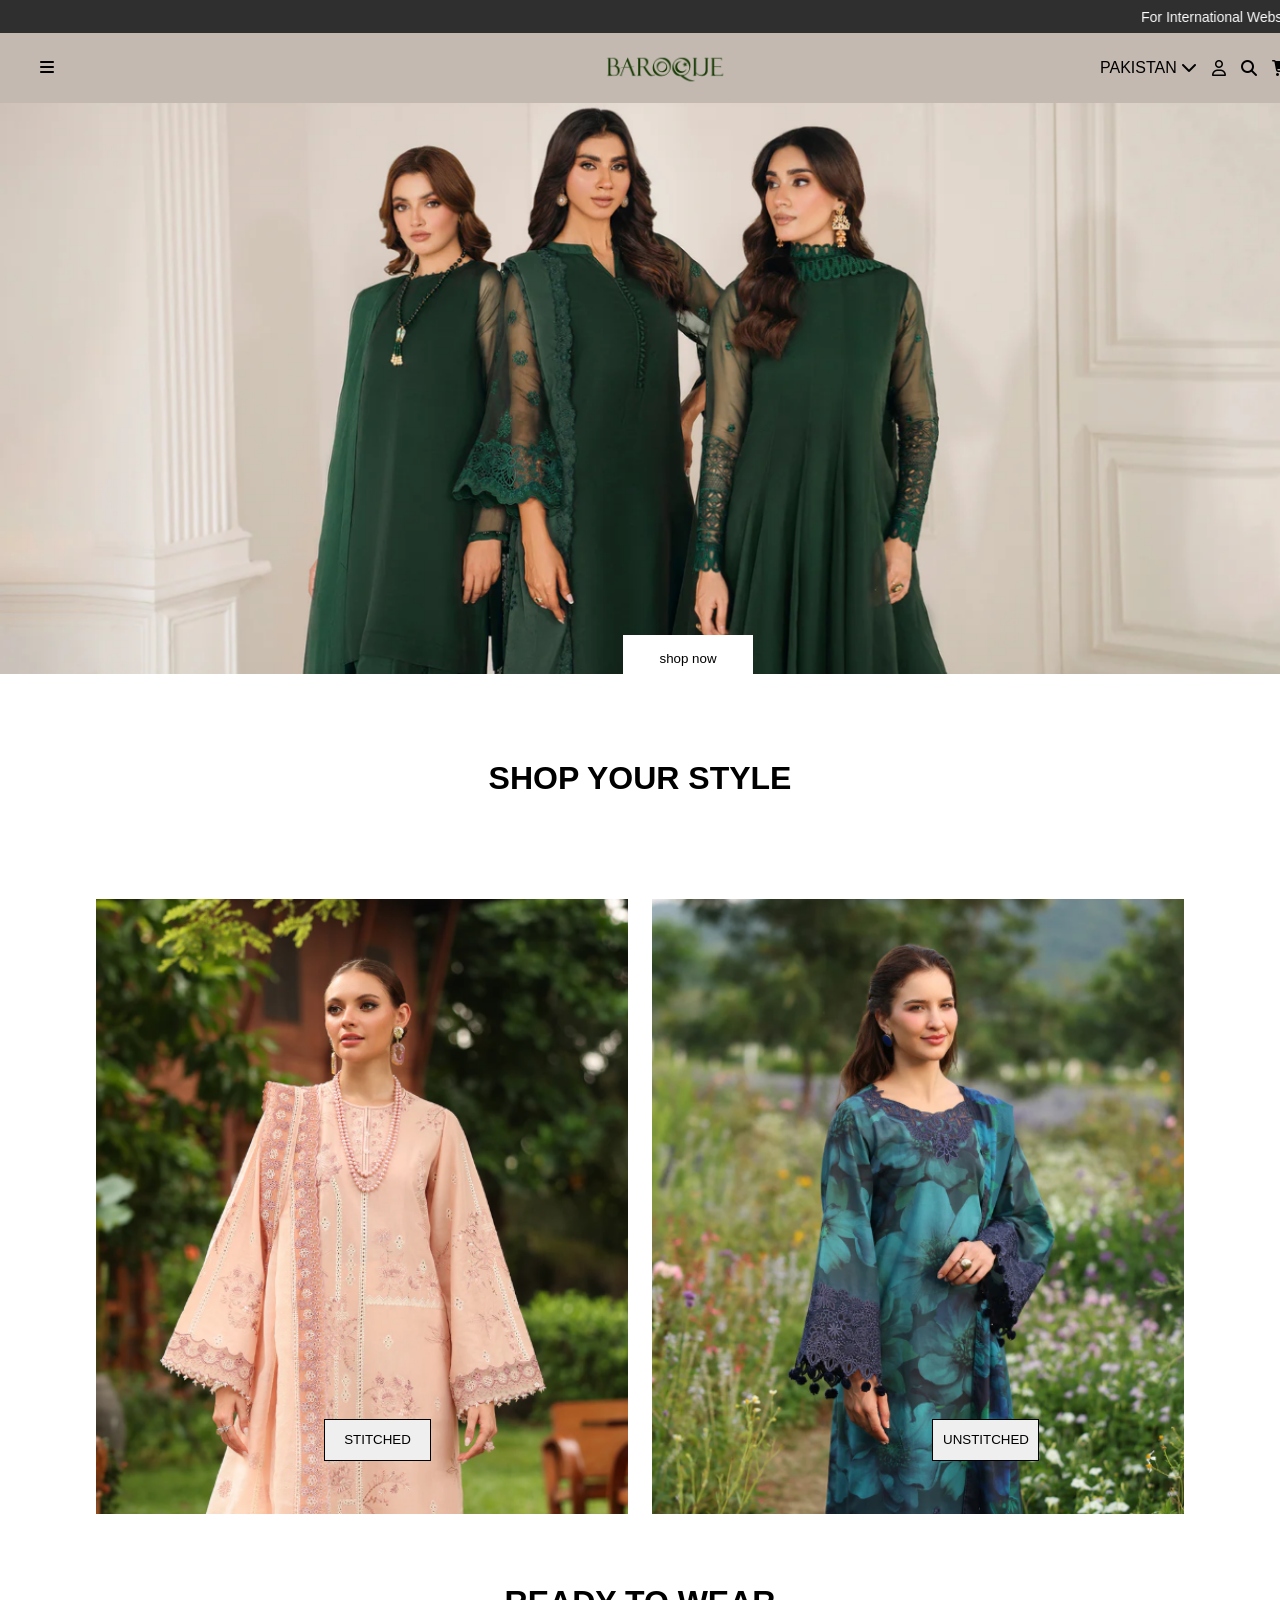
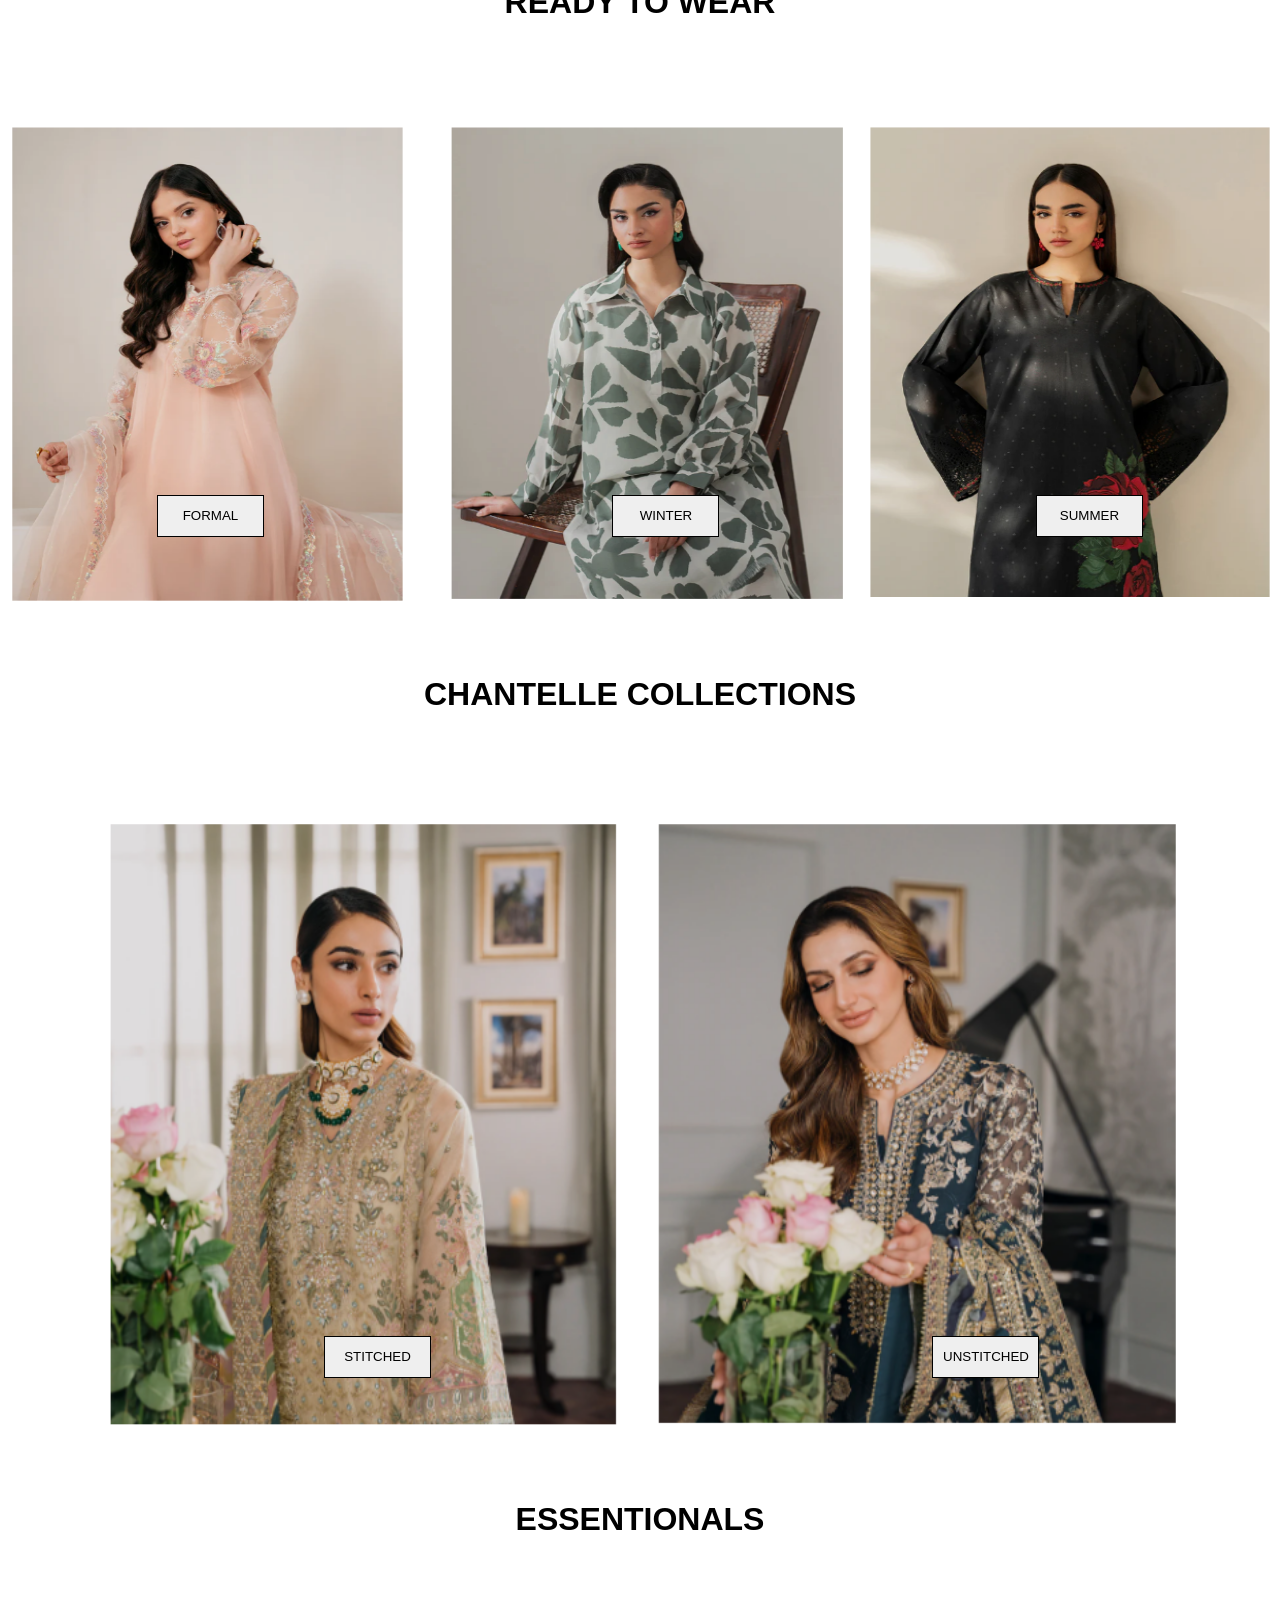
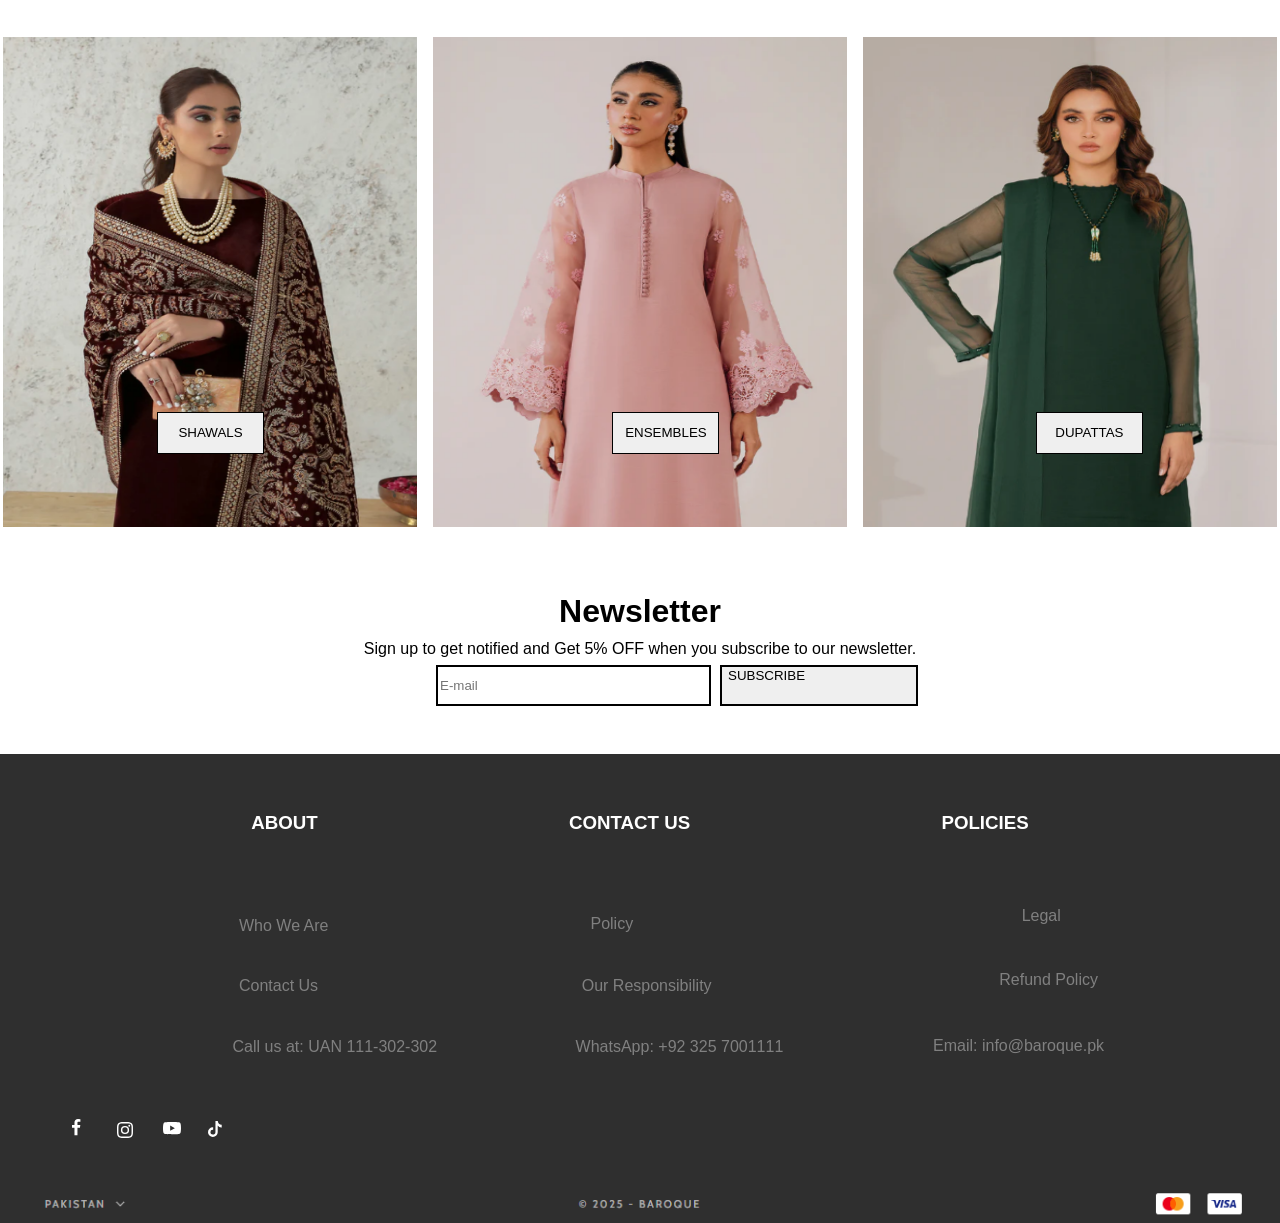
<file: index.html>
<!DOCTYPE html>
<html lang="en">
<head>
    <meta charset="UTF-8">
    <meta name="viewport" content="width=device-width, initial-scale=1.0">
    <title>BAROQUE</title>

  
    <link rel="icon" href="img/b.PNG" type="image/png">

    
    <link rel="stylesheet" href="baroque.css">



    <link rel="stylesheet" href="https://cdnjs.cloudflare.com/ajax/libs/font-awesome/6.4.0/css/all.min.css">
</head>
<body>


<marquee behavior="scroll" direction="left" id="marquee">
    For International Website Visit www.BAROQUE.com.pk &nbsp;&nbsp;&nbsp; Call Us At: 111-302-302 
    &nbsp;&nbsp;&nbsp; For International Website Visit www.BAROQUE.com.pk &nbsp;&nbsp;&nbsp; Call Us At: 111-302-302
</marquee>


<div class="navbar">
    <div class="menu-icon"><i class="fas fa-bars"></i></div>
    <div class="logo"><img id="move" src="img/bar.PNG" alt="BAROQUE Logo"></div>
    <div class="right-icons">
        <div class="country">PAKISTAN <i class="fas fa-chevron-down"></i></div>
        <i class="far fa-user icon"></i>
        <i class="fas fa-search icon"></i>
        <i class="fas fa-shopping-cart icon"></i>
        <i class="far fa-heart icon"></i>
    </div>
</div>


<div class="container">
    <div id="primary">
        <img src="img/ex.PNG" alt="">
    </div>
    <a href="index.html"><button id="btn">shop now</button></a>
</div>
<h1 id="moye">SHOP YOUR STYLE</h1>
<a href="bar.html" id="more"><button id="bn">STITCHED</button></a>
      <a href="bar.html" id="moe"><button id="bnt">UNSTITCHED</button></a>
<main id="contact">
   
    <div class="equal">
        
        <a href="bar.html"><img class="width" src="img/ne.PNG" alt=""></a>
       
    </div>
    
<div class="equal">

        <a href="bar.html"><img class="width" src="img/new.PNG" alt=""></a>
    </div>
</main>

<h1 id="moye">READY TO WEAR</h1>
<a href="bar.html" id="moree"><button id="bn">FORMAL</button></a>
      <a href="bar.html" id="moee"><button id="bn">WINTER</button></a>
       <a href="bar.html" id="moet"><button id="bn">SUMMER</button></a>
<main id="contactbox">
    <div class="equal">
        <a href="bar.html"><img class="widt" src="img/b.4.PNG" alt=""></a>
    </div>
<div class="equal">
        <a href="bar.html"><img class="widt" src="img/b.5.PNG" alt=""></a>
    </div>
    <div class="equal">
        <a href="bar.html"><img class="widt" src="img/b3.PNG" alt=""></a>
    </div>
</main>
<h1 id="moye">CHANTELLE COLLECTIONS</h1>
<a href="bar.html" id="more"><button id="bn">STITCHED</button></a>
      <a href="bar.html" id="moe"><button id="bnt">UNSTITCHED</button></a>
<main id="contactx">
    <div class="equal">
        <a href="bar.html"><img class="width" src="img/b.6.PNG" alt=""></a>
    </div>
<div class="equal">
        <a href="bar.html"><img class="width" src="img/b.7.PNG" alt=""></a>
    </div>
</main>
<h1 id="moye">ESSENTIONALS</h1>
<a href="bar.html" id="moree"><button id="bn">SHAWALS</button></a>
      <a href="bar.html" id="moee"><button id="bn">ENSEMBLES</button></a>
       <a href="bar.html" id="moet"><button id="bn">DUPATTAS</button></a>
<main id="contactbo">
    <div class="equal">
        <a href="bar.html"><img class="widt" src="img/sh.PNG" alt=""></a>
    </div>
<div class="equal">
        <a href="bar.html"><img class="widt
            " src="img/n.PNG" alt=""></a>
    </div>
    <div class="equal">
        <a href="bar.html"><img class="widt" src="img/am.PNG" alt=""></a>
    </div>
   
</main>
 <h1 id="moye">Newsletter</h1>
<p id="m">Sign up to get notified and Get 5% OFF when you subscribe to our newsletter.</p>
<input type="text" name="email" id="email"placeholder="E-mail">

<button id="sub">SUBSCRIBE</button>


<footer>
    <div id="set">
        <h3>ABOUT</h3>
        <h3>CONTACT US</h3>
        <h3>POLICIES</h3>
    </div>
<div id="asa" >
    <a href="https://baroque.pk/pages/who-we-are" id="are">Who We Are</a>
    <a href="https://baroque.pk/pages/contact-us" id="con">Contact Us</a>
    <a href="https://baroque.pk/pages/who-we-are" id="call">Call us at: UAN 111-302-302</a>
    <a href="https://baroque.pk/policies/refund-policy"id="what">WhatsApp: +92 325 7001111</a>
    <a href="https://baroque.pk/pages/contact-us"id="our">Our Responsibility</a>
    <a href="https://baroque.pk/policies/refund-policy"id="emaila">Email: info@baroque.pk</a>
   <a href="https://baroque.pk/pages/who-we-are" id="stoe"> Policy</a>
   <a href="https://baroque.pk/pages/who-we-are" id="change">Legal</a>
    <a href="https://baroque.pk/pages/who-we-are" id="store">Refund Policy</a>
    
</div>

<div id="pics">
    <a href="https://www.facebook.com/baroquepk"><img src="img/face.PNG" alt=""></a>
    <a href="https://www.instagram.com/baroque_official/"><img src="img/insta.PNG" alt=""></a>
    <a href="https://www.youtube.com/@baroque_fashion"><img src="img/youtub.PNG" alt=""></a>
    <a href="https://www.tiktok.com/@baroque_fashion"><img src="img/tiktok.PNG" alt=""></a>

</div>
<img  id="no"src="img/use.PNG" alt="">
</footer>



</body>
</html>
</file>
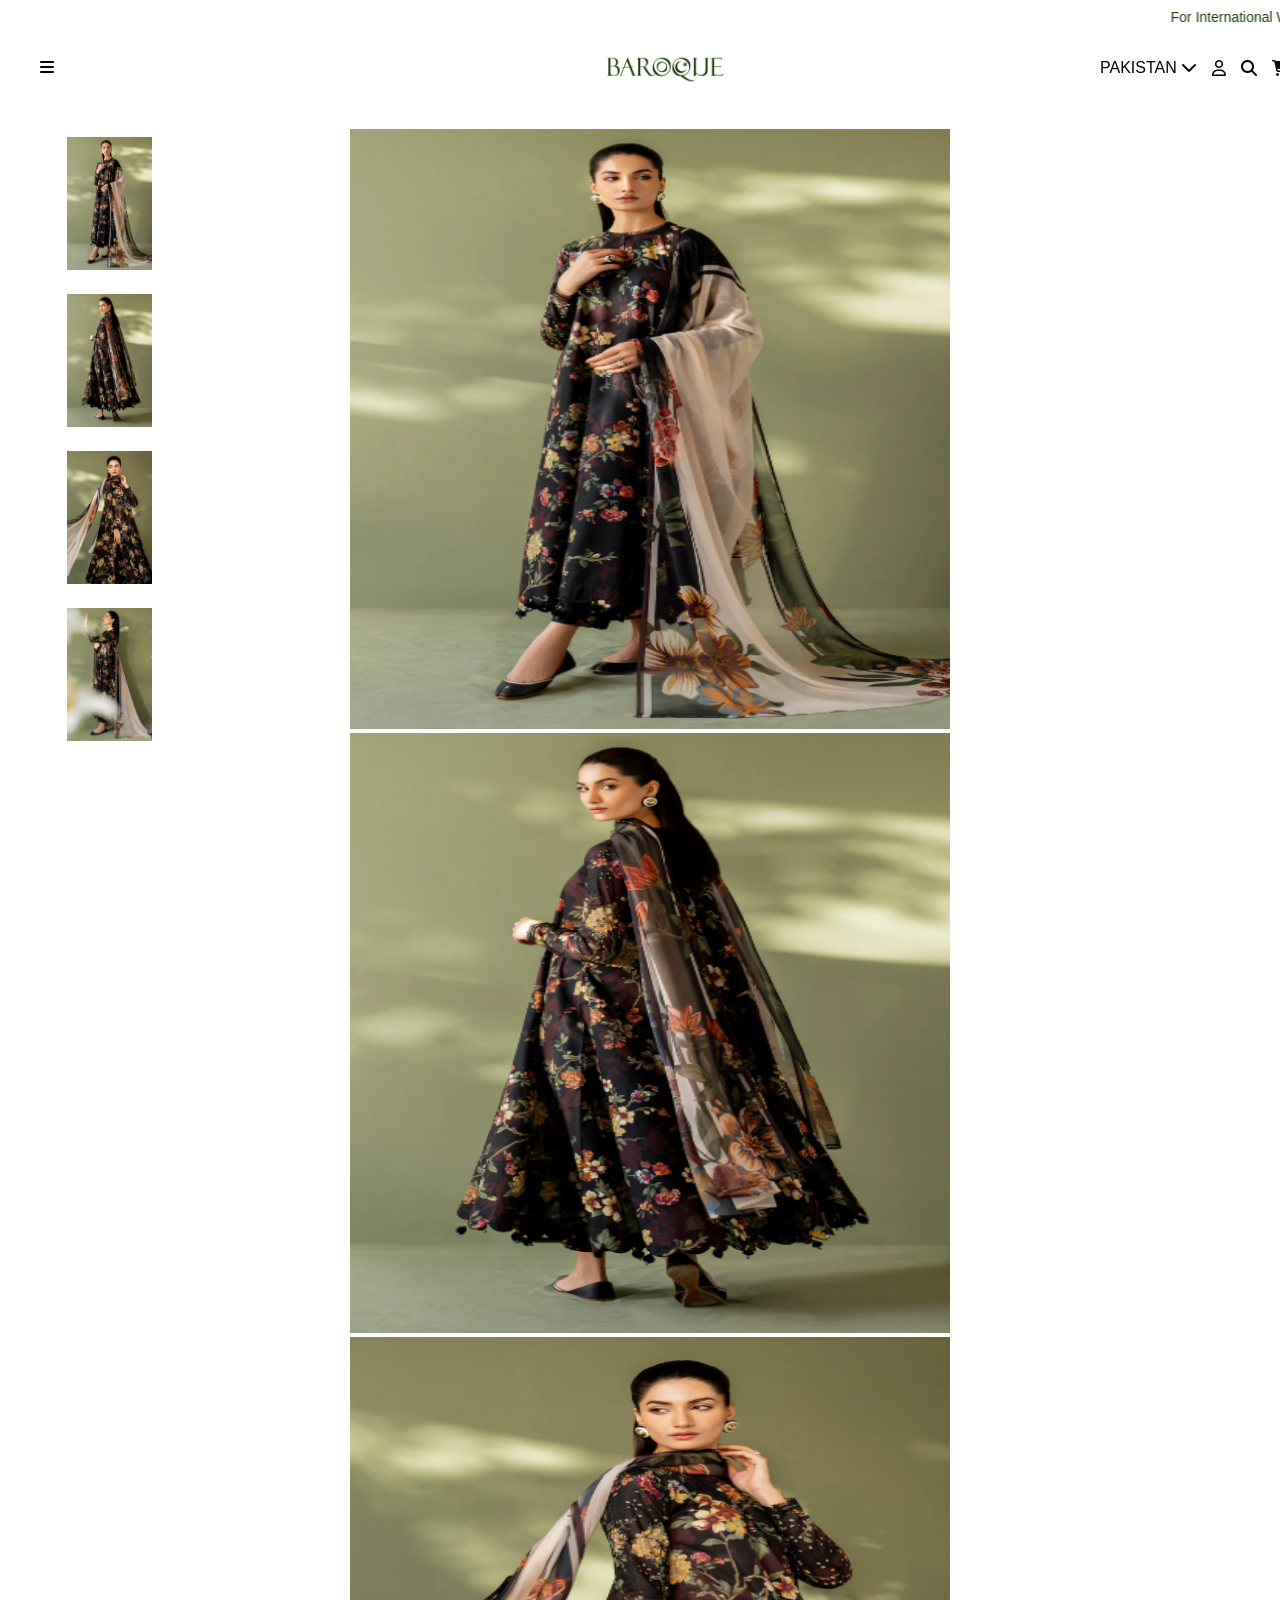
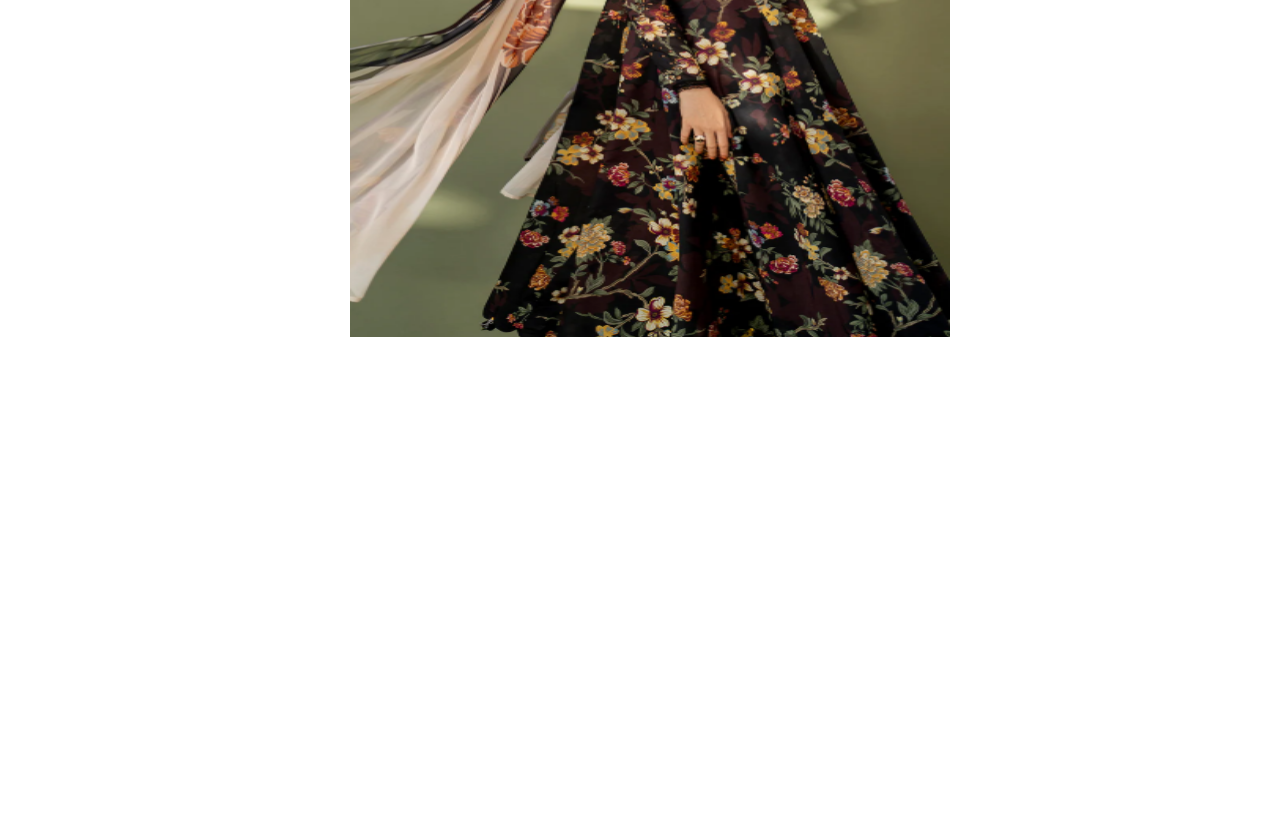
<file: b4.html>
<!DOCTYPE html>
<html lang="en">
<head>
    <meta charset="UTF-8">
    <meta name="viewport" content="width=device-width, initial-scale=1.0">
    <title>BAROQUE</title>

    <link rel="icon" href="img/b.PNG" type="image/png">
    <link rel="stylesheet" href="b4.css">

    <link rel="stylesheet" href="https://cdnjs.cloudflare.com/ajax/libs/font-awesome/6.4.0/css/all.min.css">
</head>
<body>

<marquee behavior="scroll" direction="left" id="marquee">
    For International Website Visit www.BAROQUE.com.pk &nbsp;&nbsp;&nbsp; Call Us At: 111-302-302 
    &nbsp;&nbsp;&nbsp; For International Website Visit www.BAROQUE.com.pk &nbsp;&nbsp;&nbsp; Call Us At: 111-302-302
</marquee>

<div class="navbar">
    <div class="menu-icon"><i class="fas fa-bars"></i></div>
    <div class="logo"><img id="move" src="img/bar.PNG" alt="BAROQUE Logo"></div>
    <div class="right-icons">
        <div class="country">PAKISTAN <i class="fas fa-chevron-down"></i></div>
        <i class="far fa-user icon"></i>
        <i class="fas fa-search icon"></i>
        <i class="fas fa-shopping-cart icon"></i>
        <i class="far fa-heart icon"></i>
    </div>
</div>

<div id="ims">
    <a href="b3.html"><img src="img/zz.PNG" alt="" class="class"></a>
    <a href="b3.html"><img src="img/zzz.PNG" alt="" class="class"></a>
    <a href="b3.html"><img src="img/zzzz.PNG" alt="" class="class"></a>
    <a href="b3.html"><img src="img/zzzzz.PNG" alt="" class="class"></a>
</div>

<div id="imgs">
    <div><a href="b3.html"><img src="img/zz.PNG" alt="" class="classs"></a></div>
    <div><a href="b3.html"><img src="img/zzz.PNG" alt="" class="classs"></a></div>
    <div><a href="b3.html"><img src="img/zzzz.PNG" alt="" class="classs"></a></div>
</div>

</body>
</html>
</file>
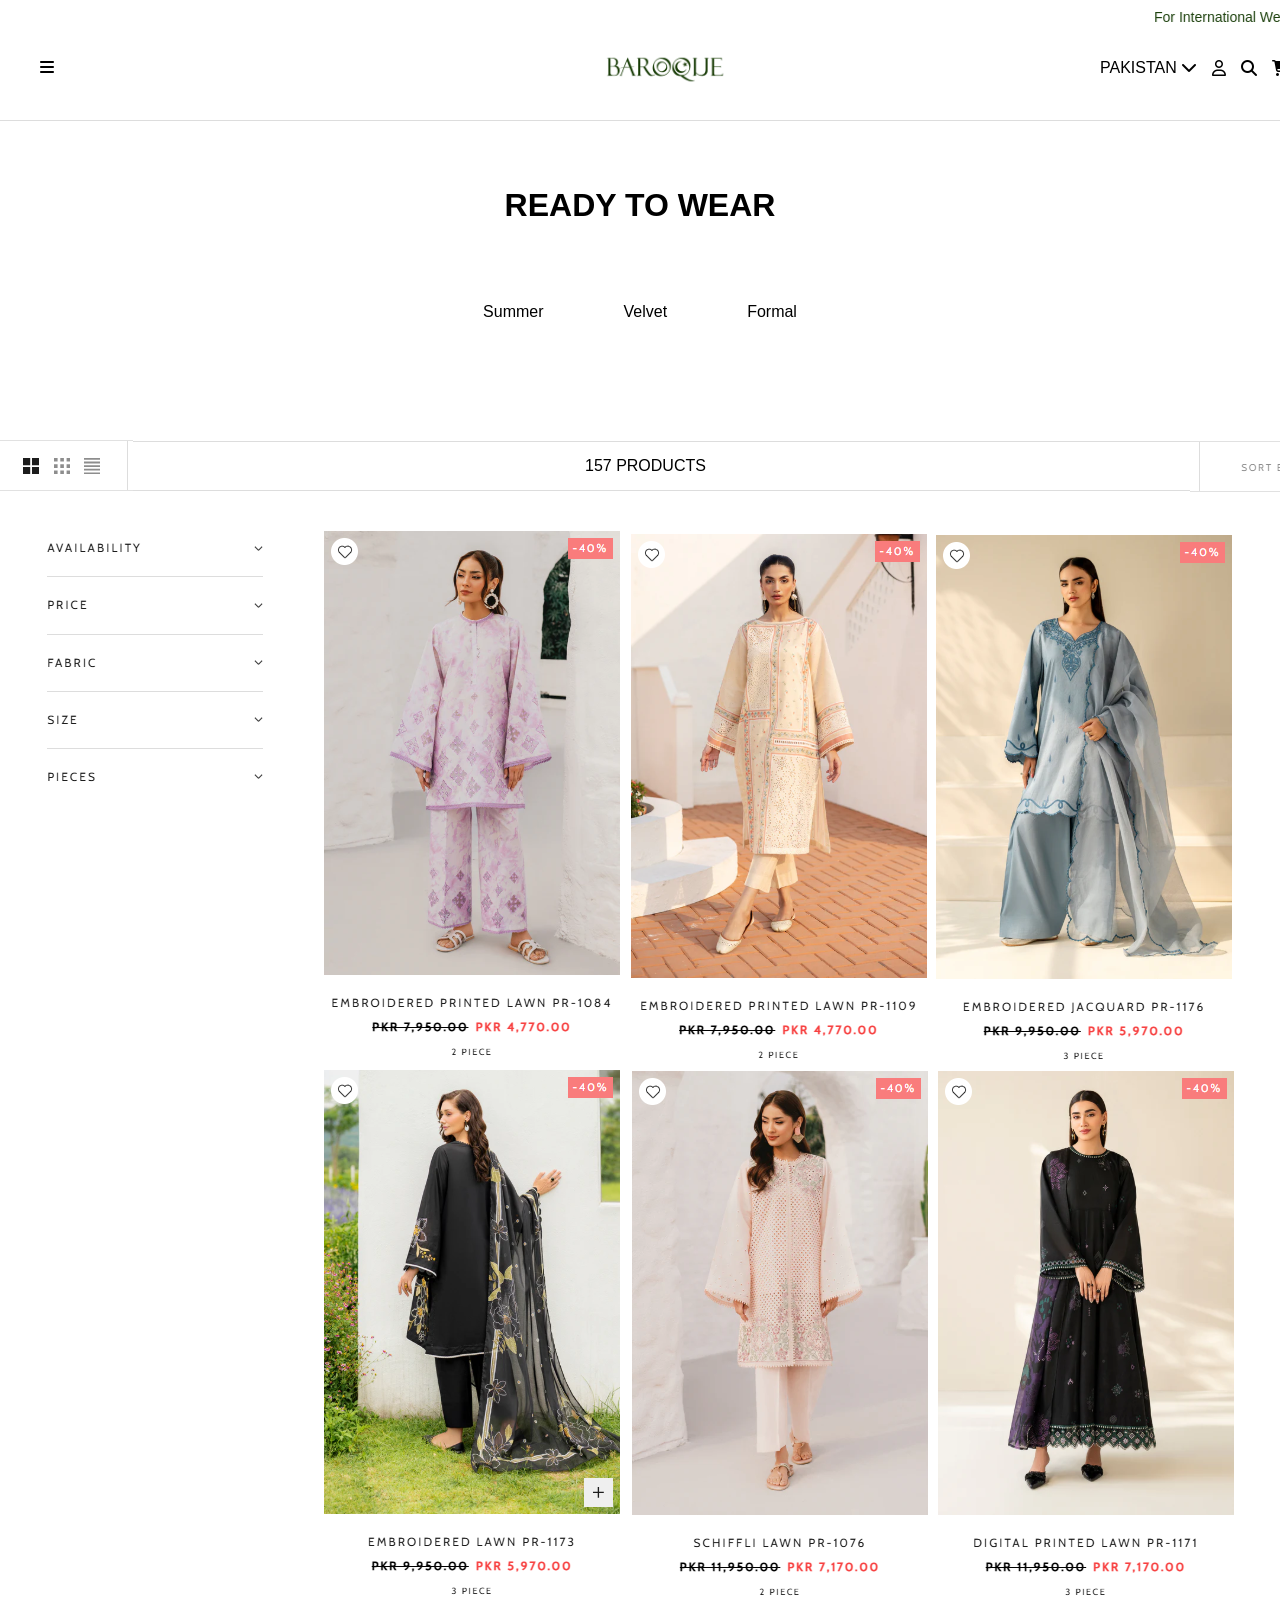
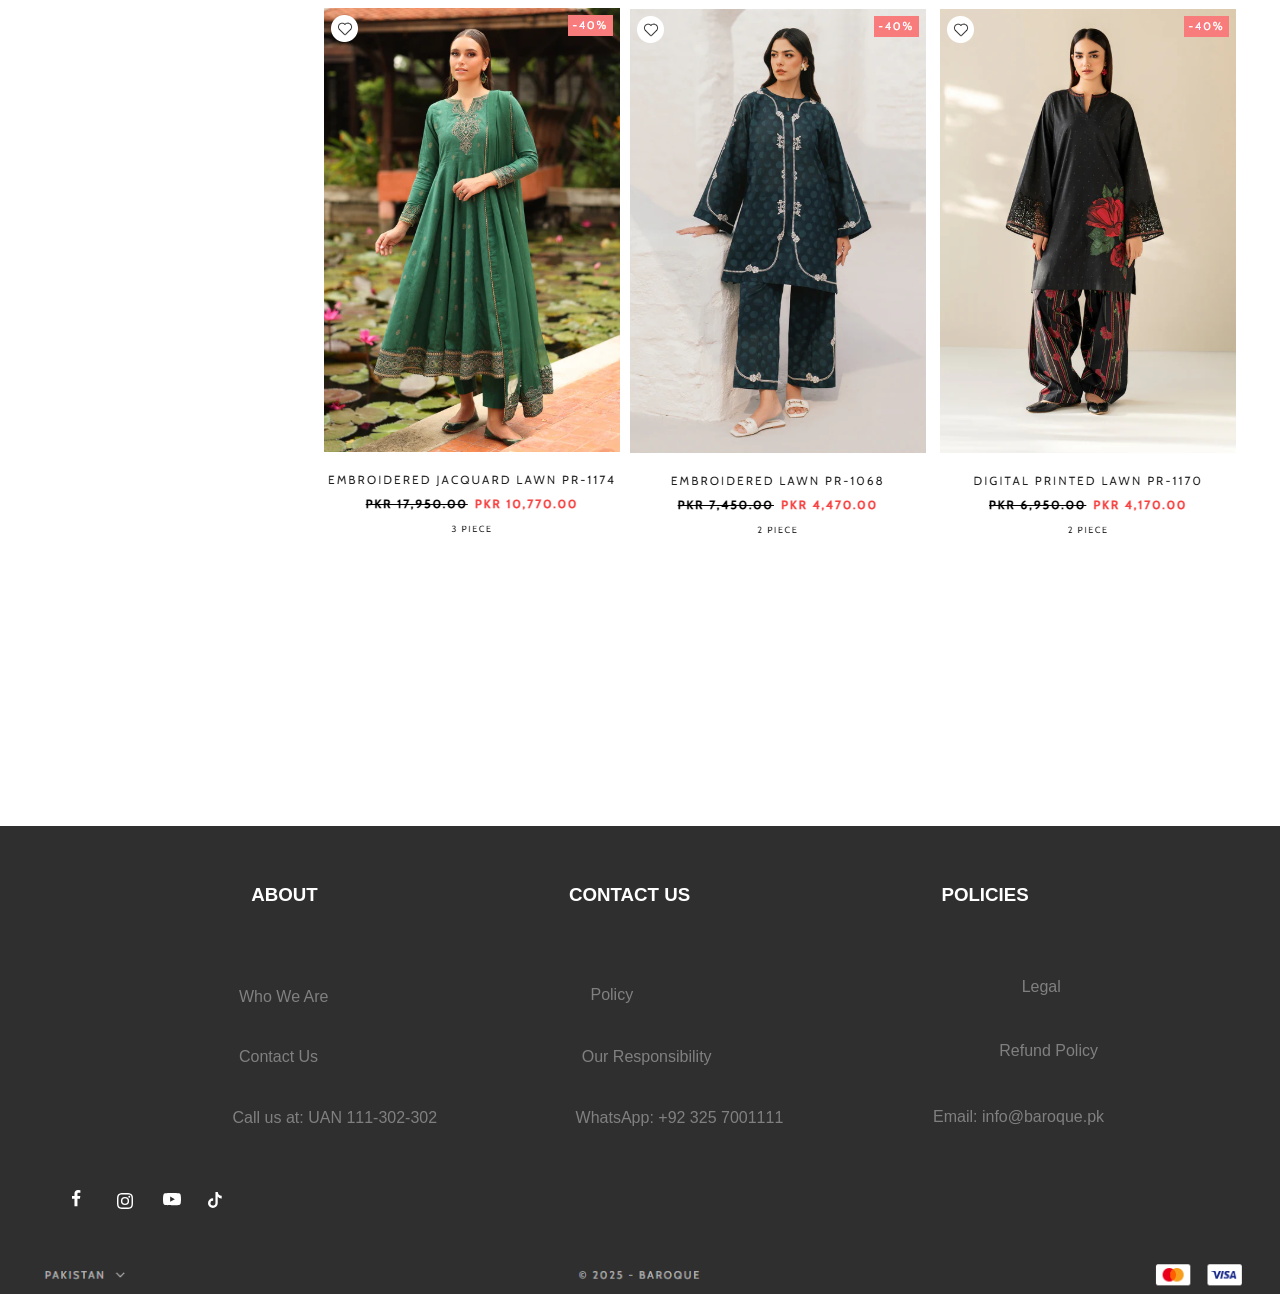
<file: bar.html>
<!DOCTYPE html>
<html lang="en">
<head>
    <meta charset="UTF-8">
    <meta name="viewport" content="width=device-width, initial-scale=1.0">
    <title>BAROQUE</title>

  
    <link rel="icon" href="img/b.PNG" type="image/png">

    
    <link rel="stylesheet" href="bar.css">

    
    <link rel="stylesheet" href="https://cdnjs.cloudflare.com/ajax/libs/font-awesome/6.4.0/css/all.min.css">
</head>
<body>


<marquee behavior="scroll" direction="left" id="marquee">
    For International Website Visit www.BAROQUE.com.pk &nbsp;&nbsp;&nbsp; Call Us At: 111-302-302 
    &nbsp;&nbsp;&nbsp; For International Website Visit www.BAROQUE.com.pk &nbsp;&nbsp;&nbsp; Call Us At: 111-302-302
</marquee>


<div class="navbar">
    <div class="menu-icon"><i class="fas fa-bars"></i></div>
    <div class="logo"><img id="move" src="img/bar.PNG" alt="BAROQUE Logo"></div>
    <div class="right-icons">
        <div class="country">PAKISTAN <i class="fas fa-chevron-down"></i></div>
        <i class="far fa-user icon"></i>
        <i class="fas fa-search icon"></i>
        <i class="fas fa-shopping-cart icon"></i>
        <i class="far fa-heart icon"></i>
    </div>
</div>

<hr>
      <h1 id="heading">READY TO WEAR</h1>
      <div  id="achor">
        <a href="https://baroque.pk/collections/pret?filter.p.product_type=SUMMER" id="Summer">Summer</a>
        <a href="https://baroque.pk/collections/pret?filter.p.product_type=VELVET" id="Velvet">Velvet</a>
        <a href="https://baroque.pk/collections/pret?filter.p.product_type=FORMAL"id="Formal">Formal</a>
      </div>
     
<hr> 
<div id="pic"><a href="https://baroque.pk/collections/unstitched?filter.p.product_type=SUMMER"><img src="img/sav.PNG" alt=""></a></div>
<div id="txt">157 PRODUCTS</div>
<div id="able"><a href="https://baroque.pk/collections/unstitched?filter.p.product_type=SUMMER"><img src="img/sort.PNG" alt=""></a></div>
<hr id="box">


<div id="contact">
<a href="https://baroque.pk/collections/pret?filter.p.product_type=SUMMER"><img src="img/imgq.PNG" alt=""></a>
</div>

<div id="contact-box">
    <div class="box"><a href="b4.html" ><img src="img/sto.PNG" alt=""></a></div>
    <div class="box"><a href="b4.html"><img src="img/store.PNG" alt=""></a></div>
    <div class="box"><a href="b4.html"><img src="img/st.PNG" alt=""></a></div>
</div>

<div id="contactbox">
    <div class="bo"><a href="b4.html" ><img src="img/qre.PNG" alt=""></a></div>
    <div class="bo"><a href="b4.html"><img src="img/ore.PNG" alt=""></a></div>
    <div class="bo"><a href="b4.html"><img src="img/oreeee.PNG" alt=""></a></div>
</div>

<div id="contactox">
    <div class="bx"><a href="b4.html" ><img src="img/oreee.PNG" alt=""></a></div>
    <div class="bx"><a href="b4.html"><img src="img/oree.PNG" alt=""></a></div>
    <div class="bx"><a href="b4.html"><img src="img/or.PNG" alt=""></a></div>
</div>

<footer>
    <div id="set">
        <h3>ABOUT</h3>
        <h3>CONTACT US</h3>
        <h3>POLICIES</h3>
    </div>
<div id="asa" >
    <a href="https://baroque.pk/pages/who-we-are" id="are">Who We Are</a>
    <a href="https://baroque.pk/pages/contact-us" id="con">Contact Us</a>
    <a href="https://baroque.pk/pages/who-we-are" id="call">Call us at: UAN 111-302-302</a>
    <a href="https://baroque.pk/policies/refund-policy"id="what">WhatsApp: +92 325 7001111</a>
    <a href="https://baroque.pk/pages/contact-us"id="our">Our Responsibility</a>
    <a href="https://baroque.pk/policies/refund-policy"id="emaila">Email: info@baroque.pk</a>
   <a href="https://baroque.pk/pages/who-we-are" id="stoe"> Policy</a>
   <a href="https://baroque.pk/pages/who-we-are" id="change">Legal</a>
    <a href="https://baroque.pk/pages/who-we-are" id="store">Refund Policy</a>
    
</div>

<div id="pics">
    <a href="https://www.facebook.com/baroquepk"><img src="img/face.PNG" alt=""></a>
    <a href="https://www.instagram.com/baroque_official/"><img src="img/insta.PNG" alt=""></a>
    <a href="https://www.youtube.com/@baroque_fashion"><img src="img/youtub.PNG" alt=""></a>
    <a href="https://www.tiktok.com/@baroque_fashion"><img src="img/tiktok.PNG" alt=""></a>

</div>
<img  id="no"src="img/use.PNG" alt="">
</footer>


</body>
</html>
</file>
<file: baroque.css>
body {
    margin: 0;
    font-family: Arial, sans-serif;
}


#marquee {
    width: 100%;
    background-color: #2F2F2F;
    color: white;
    height: 33px;
    display: flex;
    align-items: center;
    position: fixed; 
    top: 0;
    z-index: 10;
    font-size: 14px;
}



#primary img {
    width: 100%;
    display: block;
}

#primary {
    margin-top: 83px; }
#move{
    width: 130px;
    position: absolute;
    top: 20px;
    left: 600px;
}
#move:hover{
    cursor: pointer;
}
.navbar {
    display: flex;
    align-items: center;
    justify-content: space-between;
    height: 70px;
    padding: 0 40px;
    position: fixed;
    top: 33px;
    width: 100%;
    z-index: 9;
   background-color:   #C3B9B0;
    transition: background-color 0.3s ease;
}

.navbar:hover {
    background-color: white; 
}


.navbar:hover .menu-icon,
.navbar:hover .country,
.navbar:hover .icon {
   cursor: pointer;
} 


.right-icons {
      display: flex;
    align-items: center;
    gap: 15px;
    position: absolute;
    left: 1100px;
}
#btn{
   background-color: white;
    color: black;
    border: 1px solid white;
    position: absolute;
   top: 635px;
    left: 623px;
    width: 130px;
    height: 46px;
       transition: background 1s ease;
}
#btn:hover{
    color: white;
background-color: #20382B ;

}
#moye{
    color: black;
    position: relative;
    display: flex
;
    justify-content: center;
    top: 64px;}
    #contact{
    display: flex;
    position: relative;
    top: 61px;
    justify-content: center;
    padding: 30px;
    }
    .width {
    height: 615px;
    padding: 12px;
    width: 532px;  
    /* transition: transform 4s ease;    FIX */
}
/* 
.width:hover{
    transform: scale(1.2);
} */

    #contactbox{
      display: flex;
    position: relative;
    top: 61px;
    justify-content: center;
    padding: 30px;  
    }
    .widt{
      height: 490px;
    padding: 8px;
    width: 414px;
    }
    /* .widts{
      height: 490px !important;
    padding: 8px;
    width: 414px !important;
    } */
    #contactx{
      display: flex;
    position: relative;
    top: 61px;
    justify-content: center;
    padding: 30px;   
    }
    #contactbo{
       display: flex;
    position: relative;
    top: 61px;
    justify-content: center;
    padding: 30px;   
    }
    #more{
position: relative;
    top: 665px;
    left: 324px;
    z-index: 1;

    }
    #bn{
     width: 107px;
    height: 42px;
     border: 1px solid black;
    }
    #moe {
    position: relative;
    top: 665px;
    left: 821px;
    z-index: 1;
}
    #bnt{
width: 107px;
    height: 42px;
     border: 1px solid black;
    }
    #moree{
position: relative;
    top: 516px;
    z-index: 1;
    left: 157px;

    }
    #moee{
position: relative;
    top: 516px;
    z-index: 1;
    left: 501px;
    }
    #moet{
    position: relative;
    top: 516px;
    z-index: 1;
        left: 813px;
    }
    button:hover{
        color: white;
        background-color: black;
    }
    #m{
        position: relative;
    top: 53px;
    display: flex
;
    justify-content: center;

    }
    #email{
    position: relative;
    top: 44px;
    display: flex;
    width: 267px;
    height: 35px;
    left: 436px;
border: 2px solid black;
    }
    #sub{
        position: relative;
    top: 3px;
    display: flex;
    width: 198px;
    height: 41px;
    left: 720px;
    border: 2px solid black; 
    }
   

footer{
    background-color:#2F2F2F;
    color: white;
        position: relative;
    top: 51px;
    height: 430px;
}
#set{
    display: flex
;
    justify-content: space-evenly;
    position: relative;
    top: 39px;
}
#asa a{
    color: grey;
    text-decoration: none;
}
#are{
position: relative;
    top: 103px;
    left: 239px;
}
#con{
        position: relative;
    top: 163px;
    left: 145px;
}

#call{
      position: relative;
    top: 224px;
    left: 55px;  
}
#what{
        position: relative;
    top: 224px;
      
    left: 189px;
}
#our{
   position: relative;
    top: 163px;
    left: -17px; 
}
#emaila{
position: relative;
    top: 223px;
        left: 200px;
  
}

#change {
    position: relative;
    top: 93px;
    left: 66px;
    
}
#store{
       position: relative;
    top: 157px; 
}
#stoe{
   
position: relative;
    top: 101px;
    left: -318px;
}
#pics{
   position: relative;
    top: 268px;
    left: 47px;
    padding: 12px; 
}
#no{position: relative;
    top: 279px;
    width: 100%;}
</file>
<file: b4.css>
body {
    margin: 0;
    font-family: Arial, sans-serif;
}


#marquee {
    width: 100%;
    background-color: white;
    color:#1C400C;
    height: 33px;
    display: flex;
    align-items: center;
    position: fixed; 
    top: 0;
     z-index: 10; 
    font-size: 14px;
}

#move{
    width: 130px;
    position: absolute;
    top: 20px;
    left: 600px;
}
#move:hover{
    cursor: pointer;
}
.navbar {
    display: flex;
    align-items: center;
    justify-content: space-between;
    height: 70px;
    padding: 0 40px;
    position: fixed;
    top: 33px;
    width: 100%;
    z-index: 10;
   background-color:   white;
    transition: background-color 0.3s ease;
}

.navbar:hover {
    background-color: white; 
}


.navbar:hover .menu-icon,
.navbar:hover .country,
.navbar:hover .icon {
   cursor: pointer;
} 


.right-icons {
      display: flex;
    align-items: center;
    gap: 15px;
    position: absolute;
    left: 1100px;
}
#imgs{
    display: inline-block;
    position: relative;
    top: -499px;
    left: 350px;
    padding: 0px;
}
.classs{
    width: 600px;
    height: 600px;

}
#ims img{
        display: block;
    width: 85px;
    height: 133px;
    position: relative;
    top: 125px;
    left: 55px;
    padding: 12px;
}
#pi{
      position: relative;
    display: flex
;
    justify-content: end;
    top: -2914px;
    left: -102px;
}
#ii{
width: 245px;
    height: 180px;
}
#btn{
        position: relative;
    top: -2903px;
    display: flex
;
    /* justify-content: center; */
    width: 173px;
    height: 36px;
    left: 1000px;
    background: white;
}
#btn:hover{
    background-color: black;
    color: white;
}
#size{
        width: 300px;
    height: 250px;
}
#op{
           position: relative;
    top: -2898px;
    left: 980px;
}
</file>
<file: bar.css>
body {
    margin: 0;
    font-family: Arial, sans-serif;
}


#marquee {
    width: 100%;
    background-color: white;
    color:#1C400C;
    height: 33px;
    display: flex;
    align-items: center;
    position: fixed; 
    top: 0;
     z-index: 10; 
    font-size: 14px;
}

#move{
    width: 130px;
    position: absolute;
    top: 20px;
    left: 600px;
}
#move:hover{
    cursor: pointer;
}
.navbar {
    display: flex;
    align-items: center;
    justify-content: space-between;
    height: 70px;
    padding: 0 40px;
    position: fixed;
    top: 33px;
    width: 100%;
    z-index: 10;
   background-color:   white;
    transition: background-color 0.3s ease;
}

.navbar:hover {
    background-color: white; 
}


.navbar:hover .menu-icon,
.navbar:hover .country,
.navbar:hover .icon {
   cursor: pointer;
} 


.right-icons {
      display: flex;
    align-items: center;
    gap: 15px;
    position: absolute;
    left: 1100px;
}

#heading {
       position: relative;
    margin-top: 66px;
    text-align: center;
}

#achor {
    display: flex
;
    justify-content: center;
    gap: 80px;
    margin: 79px 0;
}


#achor a{
    color: black;
    text-decoration: none;
}
#achor a:hover{
    text-decoration: underline;
    color: gray;
}
hr {
    border: none;
    height: 1px;
    background-color: #DDDDDD;
    margin-top: 120px;
}
#pics{
position: relative;
    top: -13px;
}
#txt{
position: relative;
    top: -57px;
    left: 585px;

}
#able{
position: relative;
    top: -100px;
    left: 1190px;
}
#box{
        height: 1px;
    background-color: #DDDDDD;
    margin-top: -120px;
}
#contact{
    position: relative;
    top: 36px;
    left: 34px;
}
#contact-box{
display: flex
;
    top: -231px;
    position: relative;
    left: 320px;
}

#contactbox{
display: flex
;
    top: -231px;
    position: relative;
    left: 320px;

}
#contactox{
display: flex
;
    top: -231px;
    position: relative;
    left: 320px;

}
   footer{
        color: aliceblue;
        background-color: black;
    }
    

footer{
    background-color:#2F2F2F;
    color: white;
        position: relative;
    top: 51px;
    height: 430px;
}
#set{
    display: flex
;
    justify-content: space-evenly;
    position: relative;
    top: 39px;
}
#asa a{
    color: grey;
    text-decoration: none;
}
#are{
position: relative;
    top: 103px;
    left: 239px;
}
#con{
        position: relative;
    top: 163px;
    left: 145px;
}

#call{
      position: relative;
    top: 224px;
    left: 55px;  
}
#what{
        position: relative;
    top: 224px;
      
    left: 189px;
}
#our{
   position: relative;
    top: 163px;
    left: -17px; 
}
#emaila{
position: relative;
    top: 223px;
        left: 200px;
  
}

#change {
    position: relative;
    top: 93px;
    left: 66px;
    
}
#store{
       position: relative;
    top: 157px; 
}
#stoe{
   
position: relative;
    top: 101px;
    left: -318px;
}
#pics{
   position: relative;
    top: 268px;
    left: 47px;
    padding: 12px; 
}
#no{position: relative;
    top: 279px;
    width: 100%;}
    #pic{
    position: relative;
    top: -14px;
    }
</file>
